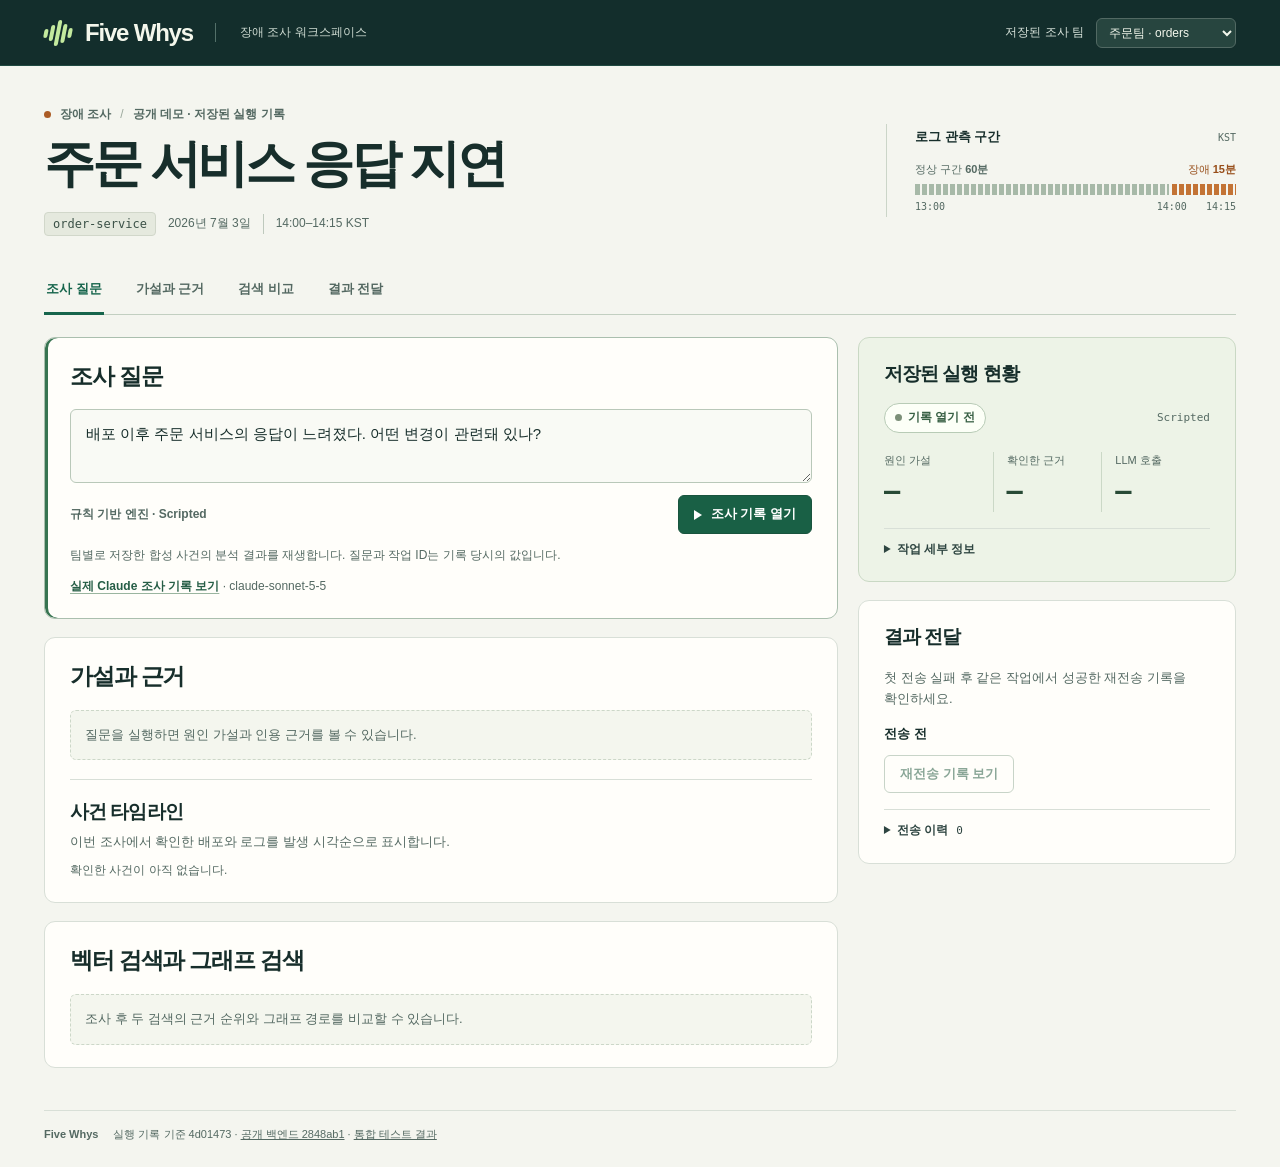
<file: index.html>
<!doctype html>
<html lang="ko">
<head>
  <meta charset="utf-8">
  <meta name="viewport" content="width=device-width,initial-scale=1">
  <meta name="theme-color" content="#132e2c">
  <title>주문 서비스 응답 지연 · Five Whys</title>
  <link rel="stylesheet" href="./assets/style.css">
  <script src="./assets/app.js" defer></script>
</head>
<body>
  <a class="skip" href="#main">본문 바로가기</a>
  <header class="global-bar">
    <div class="global-inner">
      <a class="brand" href="#overview" lang="en" aria-label="Five Whys 조사 개요"><span class="brand-glyph" aria-hidden="true"><i></i><i></i><i></i><i></i><i></i></span> Five Whys</a>
      <span class="workspace-name">장애 조사 워크스페이스</span>
      <div class="session" id="session-controls"><label for="team">저장된 조사 팀</label><select id="team"><option value="orders">주문팀 · orders</option><option value="platform">플랫폼팀 · platform</option></select></div>
    </div>
  </header>
  <main id="main" class="shell">
    <section class="overview" id="overview" aria-labelledby="incident-title">
      <div class="overview-copy">
        <div class="case-label"><span class="case-dot"></span>장애 조사 <span class="slash">/</span> 공개 데모 · 저장된 실행 기록</div>
        <h1 id="incident-title">주문 서비스 응답 지연</h1>
        <p class="case-meta"><span class="service">order-service</span><span>2026년 7월 3일</span><span>14:00–14:15 KST</span></p>
      </div>
      <figure class="window">
        <figcaption>로그 관측 구간 <span>KST</span></figcaption>
        <div class="window-labels"><span>정상 구간 <b>60분</b></span><span>장애 <b>15분</b></span></div>
        <div class="window-track" aria-hidden="true"><span></span><i></i></div>
        <div class="window-times"><span>13:00</span><span>14:00</span><span>14:15</span></div>
      </figure>
    </section>

    <nav class="section-nav" aria-label="조사 탐색">
      <a href="#ask" aria-current="location">조사 질문</a><a href="#findings">가설과 근거</a><a href="#comparison">검색 비교</a><a href="#delivery">결과 전달</a>
    </nav>

    <div class="desk">
      <div class="primary-column">
        <section id="ask" class="panel ask-panel" aria-labelledby="ask-title">
          <header class="panel-head"><h2 id="ask-title">조사 질문</h2></header>
          <form id="ask-form">
            <label class="visually-hidden" for="question">조사 질문</label>
            <textarea readonly id="question" name="question" required maxlength="2000" rows="2">배포 이후 주문 서비스의 응답이 느려졌다. 어떤 변경이 관련돼 있나?</textarea>
            <div class="form-actions">
              <span class="engine-label">규칙 기반 엔진 · Scripted</span>
              <button class="primary" id="run" type="submit" disabled><i class="play-icon" aria-hidden="true"></i><span>조사 기록 열기</span></button>
            </div>
            <p id="mode-note" class="note">팀별로 저장한 합성 사건의 분석 결과를 재생합니다. 질문과 작업 ID는 기록 당시의 값입니다.</p>
            <p class="note"><a class="source-link" href="./claude.html">실제 Claude 조사 기록 보기</a> · claude-sonnet-5-5</p>
          </form>
          <p id="notice" role="status" hidden></p>
          <button id="reconnect" type="button" class="secondary" hidden>다시 불러오기</button>
        </section>

        <section id="findings" class="panel" aria-labelledby="findings-title">
          <header class="panel-head"><h2 id="findings-title">가설과 근거</h2></header>
          <div id="hypotheses"><p class="empty">질문을 실행하면 원인 가설과 인용 근거를 볼 수 있습니다.</p></div>
          <div class="timeline-block"><h3>사건 타임라인</h3><p class="sub">이번 조사에서 확인한 배포와 로그를 발생 시각순으로 표시합니다.</p><div id="timeline"><p class="empty small">확인한 사건이 아직 없습니다.</p></div></div>
        </section>

        <section id="comparison" class="panel" aria-labelledby="comparison-title">
          <header class="panel-head"><h2 id="comparison-title">벡터 검색과 그래프 검색</h2></header>
          <div id="compare-content"><p class="empty">조사 후 두 검색의 근거 순위와 그래프 경로를 비교할 수 있습니다.</p></div>
        </section>
      </div>

      <aside class="side-column">
        <section class="panel status-panel" aria-labelledby="status-title">
          <header class="panel-head side-head"><h2 id="status-title">저장된 실행 현황</h2></header>
          <div class="status-row"><span class="status-chip" id="status" role="status">기록 열기 전</span><span class="engine-tag" id="engine-tag">Scripted</span></div>
          <dl class="metrics"><div><dt>원인 가설</dt><dd id="hyp-count">—</dd></div><div><dt>확인한 근거</dt><dd id="ev-count">—</dd></div><div><dt>LLM 호출</dt><dd id="llm-count">—</dd></div></dl>
          <a class="findings-jump" id="findings-jump" href="#findings" hidden>가설과 근거 보기 ↓</a>
          <details class="technical" id="job-details"><summary>작업 세부 정보</summary><div id="job-info"><p class="sub">실행 후 작업 ID와 처리 상태를 확인할 수 있습니다.</p></div></details>
        </section>

        <section id="delivery" class="panel" aria-labelledby="delivery-title">
          <header class="panel-head side-head"><h2 id="delivery-title">결과 전달</h2></header>
          <p class="sub" id="delivery-help">첫 전송 실패 후 같은 작업에서 성공한 재전송 기록을 확인하세요.</p>
          <div id="callback-status" class="delivery-state" role="status">전송 전</div>
          <button class="secondary" type="button" id="retry" disabled>재전송 기록 보기</button>
          <details class="technical" id="callback-details"><summary>전송 이력 <span id="callback-count">0</span></summary><div id="callback-history"><p class="sub">전송 기록이 아직 없습니다.</p></div></details>
        </section>
      </aside>
    </div>
    <footer><span lang="en">Five Whys</span><span>실행 기록 기준 4d01473 · <a href="https://github.com/sokldjs554/five-whys-agent/tree/2848ab1e29d44421fdc38f1cbe249d8b65776985/src/fivewhys/investigation">공개 백엔드 2848ab1</a> · <a href="https://github.com/sokldjs554/five-whys-agent/blob/2848ab1e29d44421fdc38f1cbe249d8b65776985/docs/verification/RESULTS.md">통합 테스트 결과</a></span></footer>
  </main>

  <dialog id="source-dialog" aria-labelledby="source-heading">
    <header class="source-top"><span>근거 원문</span><button class="close" id="source-close" aria-label="원문 닫기">×</button></header>
    <h2 id="source-heading">근거 원문</h2>
    <div id="source-content" aria-live="polite"></div>
  </dialog>
</body>
</html>
</file>
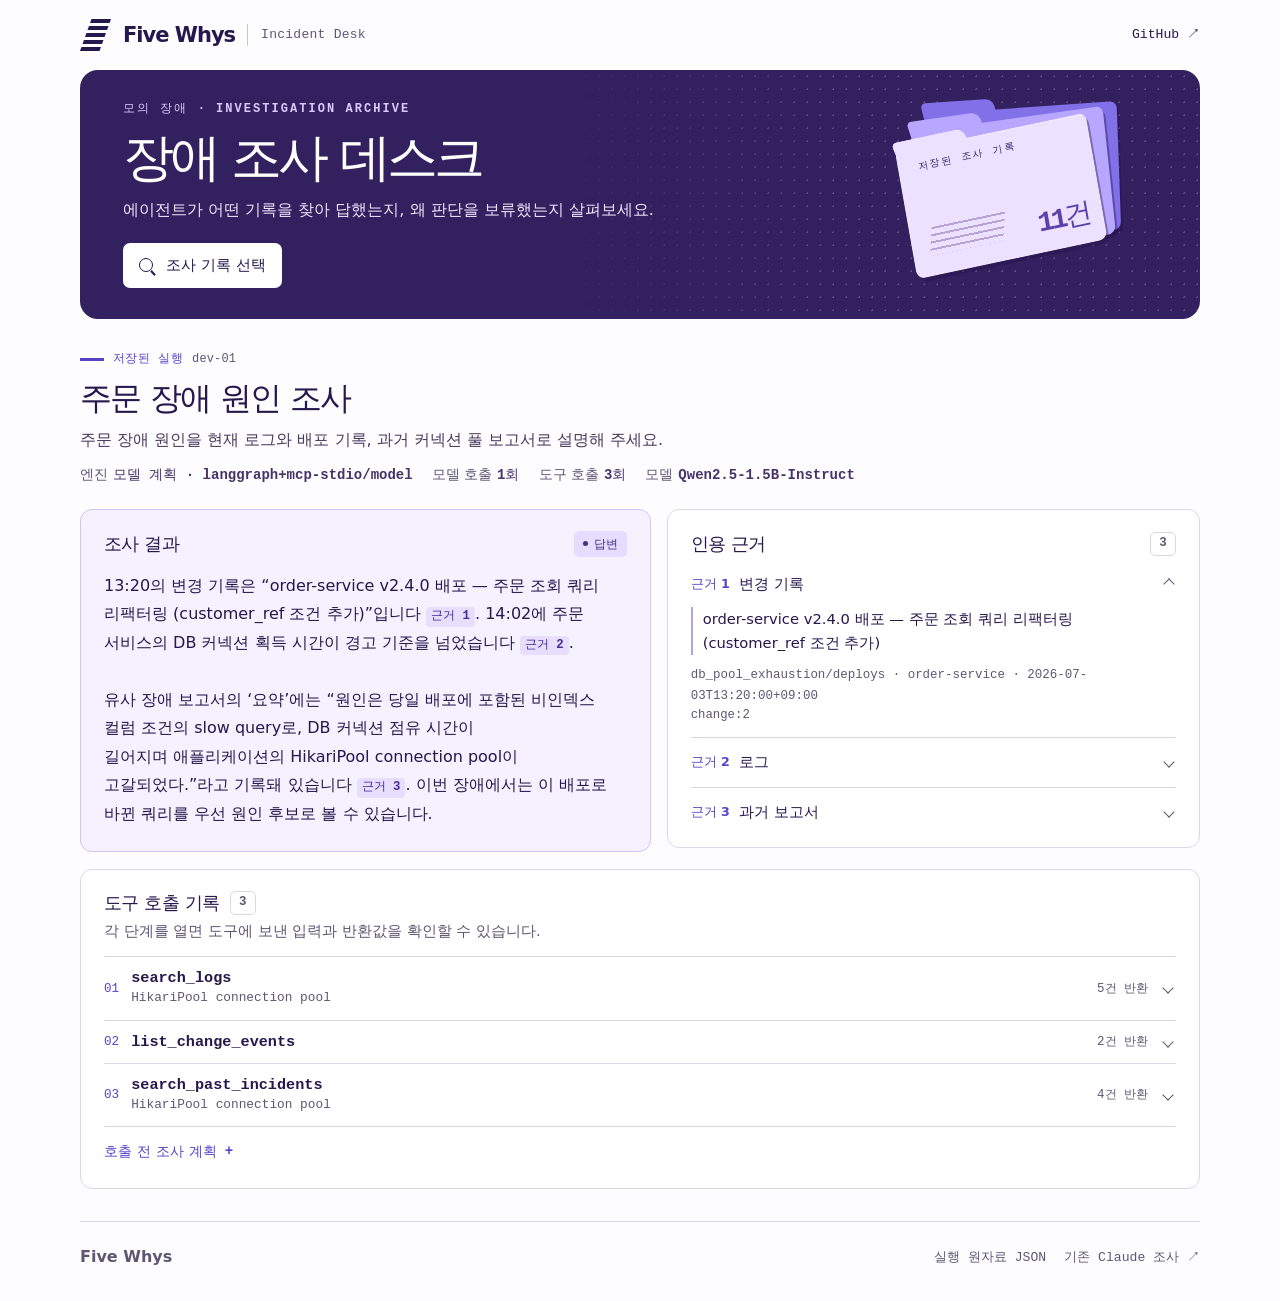
<file: desk-demo/index.html>
<!doctype html>
<html lang="ko">
  <head>
    <meta charset="utf-8" />
    <meta name="viewport" content="width=device-width,initial-scale=1" />
    <meta name="theme-color" content="#24184d" />
    <meta
      name="description"
      content="질문부터 도구 호출과 인용 원문까지, 장애 조사 에이전트의 실행 기록을 살펴보세요."
    />
    <title>장애 조사 데스크 · Five Whys</title>
    <link rel="stylesheet" href="./style.css" />
    <script src="./app.js" defer></script>
  </head>
  <body>
    <a class="skip" href="#report">조사 결과로 이동</a>
    <header class="masthead wrap">
      <div class="brand">
        <i class="logomark" aria-hidden="true"></i><span>Five Whys</span
        ><span class="brand-extra">Incident Desk</span>
      </div>
      <a
        class="source-link"
        href="https://github.com/sokldjs554/five-whys-agent"
        >GitHub<span aria-hidden="true"> ↗</span></a
      >
    </header>
    <main class="wrap">
      <section class="cover" aria-labelledby="title">
        <div class="intro">
          <div class="eyebrow">모의 장애 · INVESTIGATION ARCHIVE</div>
          <h1 id="title">장애 조사 데스크</h1>
          <p>
            에이전트가 어떤 기록을 찾아 답했는지,<br class="mobile-break" />
            왜 판단을 보류했는지 살펴보세요.
          </p>
          <button type="button" id="open-library" class="primary" disabled>
            <span class="icon search" aria-hidden="true"></span>조사 기록 선택
          </button>
        </div>
        <div class="folio" aria-hidden="true">
          <div class="sheet back"></div>
          <div class="sheet middle"></div>
          <div class="sheet front">
            <span class="paper-tab"></span
            ><span class="paper-caption">저장된 조사 기록</span
            ><span class="paper-rules"></span><span class="paper-index"></span>
          </div>
        </div>
      </section>
      <section id="live" class="live-box" hidden>
        <details>
          <summary>새 질문 조사하기 <small>로컬 API</small></summary>
          <form id="live-form">
            <label for="question">조사 질문</label>
            <textarea
              id="question"
              required
              minlength="2"
              maxlength="700"
              rows="2"
              placeholder="확인하려는 사건과 질문을 입력하세요"
            ></textarea>
            <div class="controls">
              <label for="engine">실행 엔진</label
              ><select id="engine">
                <option value="rules">규칙 기반</option>
                <option value="local">로컬 모델</option></select
              ><button class="primary" type="submit">조사 시작</button>
            </div>
          </form>
          <p id="live-status" role="status"></p>
        </details>
      </section>
      <div id="loading" class="notice" role="status">
        조사 기록을 불러오는 중입니다.
      </div>
      <section id="report" tabindex="-1" hidden aria-labelledby="report-title">
        <div class="report-head">
          <div class="record-kicker">
            <span class="little-line"></span><span id="record-mode"></span
            ><span id="record-id" class="record-id"></span>
          </div>
          <h2 id="report-title"></h2>
          <p id="original-question"></p>
          <div id="metadata" class="metadata"></div>
        </div>
        <div class="result-grid">
          <article class="answer page">
            <div class="section-title">
              <h3>조사 결과</h3>
              <span id="verdict" class="badge"></span>
            </div>
            <div id="answer"></div>
            <p id="evaluation-note" class="evaluation-note" hidden></p>
          </article>
          <article class="evidence page">
            <div class="section-title">
              <h3>인용 근거</h3>
              <span class="count" id="citation-count"></span>
            </div>
            <div id="citations"></div>
          </article>
        </div>
        <section class="trace" aria-labelledby="trace-title">
          <div class="section-title">
            <h3 id="trace-title">도구 호출 기록</h3>
            <span class="count" id="step-count"></span>
          </div>
          <p class="hint">
            각 단계를 열면 도구에 보낸 입력과 반환값을 확인할 수 있습니다.
          </p>
          <ol id="trace-list"></ol>
          <details id="plan" class="plan" hidden>
            <summary>호출 전 조사 계획</summary>
            <div id="plan-metadata" class="metadata"></div>
            <pre
              id="plan-input"
              tabindex="0"
              aria-label="실행할 도구와 인자"
            ></pre>
            <details id="original-plan" hidden>
              <summary>문서별 검색으로 나누기 전 계획</summary>
              <pre id="original-plan-input" tabindex="0" aria-label="원래 도구 계획"></pre>
            </details>
          </details>
        </section>
      </section>
      <noscript
        ><p>
          실행 기록을 보려면 자바스크립트를 켜거나
          <a href="./runs.json">실행 원자료</a>를 여세요.
        </p></noscript
      >
    </main>
    <footer class="wrap">
      <span>Five Whys</span>
      <div>
        <a href="./runs.json">실행 원자료 JSON</a
        ><a href="https://sokldjs554.github.io/five-whys-agent/claude.html"
          >기존 Claude 조사 ↗</a
        >
      </div>
    </footer>
    <dialog id="library" aria-labelledby="library-title">
      <div class="modal-head">
        <h2 id="library-title">조사 기록 선택</h2>
        <button
          type="button"
          id="close-library"
          class="close"
          aria-label="기록 선택 닫기"
        >
          ×
        </button>
      </div>
      <div class="modal-controls">
        <label class="field-label" for="query">기록 검색</label>
        <div class="search-wrap">
          <span class="icon search" aria-hidden="true"></span
          ><input
            type="search"
            id="query"
            placeholder="질문, 기록 ID 또는 도구명"
            autocomplete="off"
          />
        </div>
        <div id="filters" aria-label="조사 상태 필터" role="group">
          <button data-filter="all" aria-pressed="true">전체</button
          ><button data-filter="answered" aria-pressed="false">답변</button
          ><button data-filter="withheld" aria-pressed="false">
            판단 보류
          </button>
        </div>
      </div>
      <div class="library-scroll">
        <p id="matches" aria-live="polite"></p>
        <div id="choices"></div>
      </div>
    </dialog>
    <div id="announcement" role="status" class="sr"></div>
  </body>
</html>
</file>
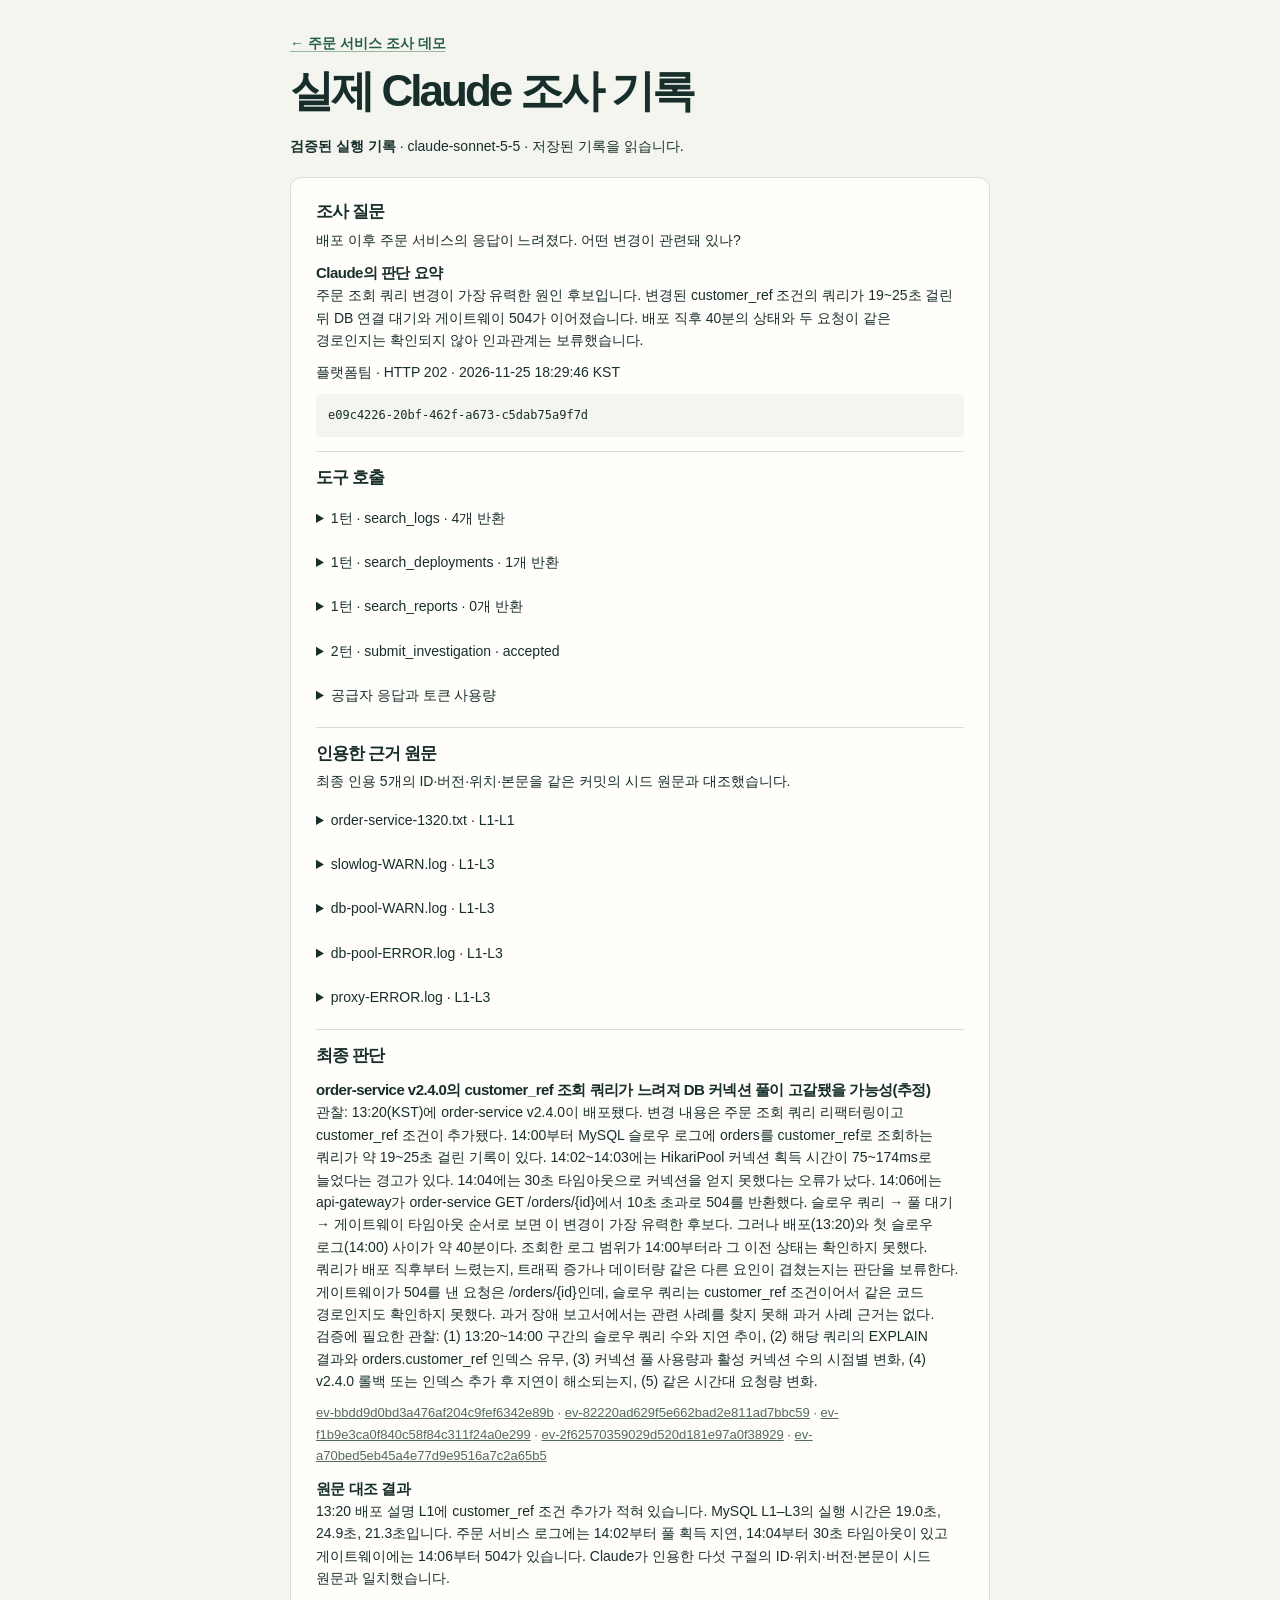
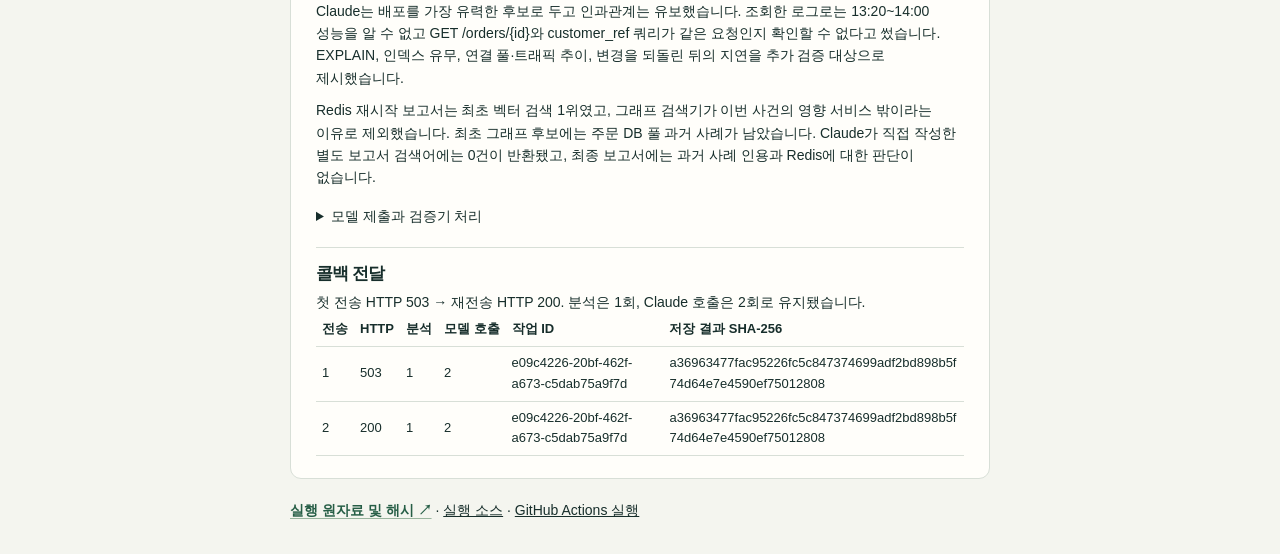
<file: claude.html>
<!doctype html>
<html lang="ko">
<head>
  <meta charset="utf-8">
  <meta name="viewport" content="width=device-width,initial-scale=1">
  <meta name="theme-color" content="#132e2c">
  <title>실제 Claude 조사 기록 · Five Whys</title>
  <link rel="stylesheet" href="./assets/style.css">
  <style>
    .record {width: min(100% - 32px, 700px); margin: 32px auto}
    .record h1 {font-size: clamp(30px, 5vw, 44px)}
    .record .panel {margin: 20px 0}
    .record h2 {font-size: 17px; margin-bottom: 4px}
    .record section + section {margin-top: 14px; padding-top: 14px; border-top: 1px solid var(--line)}
    .record {overflow-wrap:anywhere}
    .record details,.record h3,.record p+p {margin-top:10px}
    .record summary {cursor:pointer; padding:6px 0}
    .record h3 {font-size:15px}
    .table-scroll {overflow:auto}
    table {border-collapse:collapse; font-size:13px; min-width:36em}
    td,th {text-align:left; padding:6px; border-bottom:1px solid var(--line)}
    th {white-space:nowrap}
    details:target {outline:2px solid var(--line)}
  </style>
</head>
<body>
  <main class="record">
    <a class="source-link" href="./index.html#ask">← 주문 서비스 조사 데모</a>
    <h1>실제 Claude 조사 기록</h1>
    <p><strong>검증된 실행 기록</strong> · claude-sonnet-5-5 · 저장된 기록을 읽습니다.</p>
    <div class="panel"><section><h2>조사 질문</h2><p>배포 이후 주문 서비스의 응답이 느려졌다. 어떤 변경이 관련돼 있나?</p><h3>Claude의 판단 요약</h3><p>주문 조회 쿼리 변경이 가장 유력한 원인 후보입니다. 변경된 customer_ref 조건의 쿼리가 19~25초 걸린 뒤 DB 연결 대기와 게이트웨이 504가 이어졌습니다. 배포 직후 40분의 상태와 두 요청이 같은 경로인지는 확인되지 않아 인과관계는 보류했습니다.</p><p>플랫폼팀 · HTTP 202 · 2026-11-25 18:29:46 KST</p><pre>e09c4226-20bf-462f-a673-c5dab75a9f7d</pre></section><section><h2>도구 호출</h2><details><summary>1턴 · search_logs · 4개 반환</summary><p>주문 서비스 응답 지연 느린 쿼리 latency</p><p>ev-a70bed5eb45a4e77d9e9516a7c2a65b5 · scenario/db_pool_exhaustion/seed-42/logs/api-gateway/proxy-ERROR.log L1-L3 · sha256:e2a050a2aeb2278a9f238832490d439284de986a9303f33e45c174f522045a29</p><pre>2026-07-03T14:06:12.485571+09:00 ERROR [proxy] Upstream timeout: order-service GET /orders/ord-59747 exceeded 10000ms, responding 504
2026-07-03T14:06:17.745199+09:00 ERROR [proxy] Upstream timeout: order-service GET /orders/ord-84870 exceeded 10000ms, responding 504
2026-07-03T14:06:29.284111+09:00 ERROR [proxy] Upstream timeout: order-service GET /orders/ord-12472 exceeded 10000ms, responding 504</pre><p>ev-f1b9e3ca0f840c58f84c311f24a0e299 · scenario/db_pool_exhaustion/seed-42/logs/order-service/db-pool-WARN.log L1-L3 · sha256:5418c8edb9adfe8ee1a38c44d5695e78017d703474bbe41f523af10fa761956f</p><pre>2026-07-03T14:02:16.779946+09:00 WARN [db-pool] HikariPool-1 - Connection acquisition time 75ms exceeds warning threshold
2026-07-03T14:03:20.722011+09:00 WARN [db-pool] HikariPool-1 - Connection acquisition time 174ms exceeds warning threshold
2026-07-03T14:03:26.958443+09:00 WARN [db-pool] HikariPool-1 - Connection acquisition time 148ms exceeds warning threshold</pre><p>ev-82220ad629f5e662bad2e811ad7bbc59 · scenario/db_pool_exhaustion/seed-42/logs/mysql/slowlog-WARN.log L1-L3 · sha256:b42764e2ba311afdbfc51cc0ecd3cb1e83339b69bde4b4112d7198f63a58cab2</p><pre>2026-07-03T14:00:07.522146+09:00 WARN [slowlog] Slow query: SELECT * FROM orders WHERE customer_ref = &#x27;cus-1963&#x27; (execution time 19.0s)
2026-07-03T14:00:09.498648+09:00 WARN [slowlog] Slow query: SELECT * FROM orders WHERE customer_ref = &#x27;cus-2920&#x27; (execution time 24.9s)
2026-07-03T14:00:33.864415+09:00 WARN [slowlog] Slow query: SELECT * FROM orders WHERE customer_ref = &#x27;cus-8349&#x27; (execution time 21.3s)</pre><p>ev-2f62570359029d520d181e97a0f38929 · scenario/db_pool_exhaustion/seed-42/logs/order-service/db-pool-ERROR.log L1-L3 · sha256:baf9e2560c9a0ff804248d24c3d2588fbdc28dc0405c640ffcde964ce573f2e7</p><pre>2026-07-03T14:04:04.520069+09:00 ERROR [db-pool] HikariPool-1 - Connection is not available, request timed out after 30000ms
2026-07-03T14:04:09.375989+09:00 ERROR [db-pool] HikariPool-1 - Connection is not available, request timed out after 30000ms
2026-07-03T14:04:14.316118+09:00 ERROR [db-pool] HikariPool-1 - Connection is not available, request timed out after 30000ms</pre></details><details><summary>1턴 · search_deployments · 1개 반환</summary><p>주문 서비스 최근 배포 변경</p><p>ev-bbdd9d0bd3a476af204c9fef6342e89b · scenario/db_pool_exhaustion/seed-42/changes/order-service-1320.txt L1-L1 · sha256:ffc9b80633252c633ad94db39a70f188109bd7ee638318beb906bd6d31d73c63</p><pre>2026-07-03T13:20:00+09:00 deploy order-service v2.4.0 배포 — 주문 조회 쿼리 리팩터링 (customer_ref 조건 추가)</pre></details><details><summary>1턴 · search_reports · 0개 반환</summary><p>주문 서비스 배포 이후 응답 지연 원인 재발 방지</p></details><details><summary>2턴 · submit_investigation · accepted</summary><p>accepted</p></details><details><summary>공급자 응답과 토큰 사용량</summary><pre>{
  &quot;input_tokens&quot;: 6971,
  &quot;output_tokens&quot;: 1372,
  &quot;cache_read_input_tokens&quot;: 0,
  &quot;cache_creation_input_tokens&quot;: 0
}</pre><pre>[
  {
    &quot;turn&quot;: 1,
    &quot;model&quot;: &quot;claude-sonnet-5-5&quot;,
    &quot;usage&quot;: {
      &quot;input_tokens&quot;: 1539,
      &quot;output_tokens&quot;: 201,
      &quot;cache_read_input_tokens&quot;: 0,
      &quot;cache_creation_input_tokens&quot;: 0
    },
    &quot;status&quot;: &quot;returned&quot;,
    &quot;attempt&quot;: 1,
    &quot;message_id&quot;: &quot;msg_011ChPQppXdXd3xoVjR7sa6z&quot;,
    &quot;request_id&quot;: &quot;req_011ChPQpp8KUhrtVQ3URHD9F&quot;,
    &quot;started_at&quot;: &quot;2026-11-25T09:29:50.383937+00:00&quot;,
    &quot;finished_at&quot;: &quot;2026-11-25T09:29:52.518175+00:00&quot;,
    &quot;stop_reason&quot;: &quot;tool_use&quot;,
    &quot;provider_endpoint&quot;: &quot;api.anthropic.com&quot;
  },
  {
    &quot;turn&quot;: 2,
    &quot;model&quot;: &quot;claude-sonnet-5-5&quot;,
    &quot;usage&quot;: {
      &quot;input_tokens&quot;: 5432,
      &quot;output_tokens&quot;: 1171,
      &quot;cache_read_input_tokens&quot;: 0,
      &quot;cache_creation_input_tokens&quot;: 0
    },
    &quot;status&quot;: &quot;returned&quot;,
    &quot;attempt&quot;: 1,
    &quot;message_id&quot;: &quot;msg_011ChPQq36fnKiUrzAkzzzco&quot;,
    &quot;request_id&quot;: &quot;req_011ChPQq2yyY9Lzd3qPGZNaz&quot;,
    &quot;started_at&quot;: &quot;2026-11-25T09:29:53.424894+00:00&quot;,
    &quot;finished_at&quot;: &quot;2026-11-25T09:30:02.708367+00:00&quot;,
    &quot;stop_reason&quot;: &quot;tool_use&quot;,
    &quot;provider_endpoint&quot;: &quot;api.anthropic.com&quot;
  }
]</pre></details></section><section><h2>인용한 근거 원문</h2><p>최종 인용 5개의 ID·버전·위치·본문을 같은 커밋의 시드 원문과 대조했습니다.</p><details id="src-ev-bbdd9d0bd3a476af204c9fef6342e89b"><summary>order-service-1320.txt · L1-L1</summary><p>ev-bbdd9d0bd3a476af204c9fef6342e89b · scenario/db_pool_exhaustion/seed-42/changes/order-service-1320.txt · sha256:ffc9b80633252c633ad94db39a70f188109bd7ee638318beb906bd6d31d73c63</p><pre>2026-07-03T13:20:00+09:00 deploy order-service v2.4.0 배포 — 주문 조회 쿼리 리팩터링 (customer_ref 조건 추가)</pre></details><details id="src-ev-82220ad629f5e662bad2e811ad7bbc59"><summary>slowlog-WARN.log · L1-L3</summary><p>ev-82220ad629f5e662bad2e811ad7bbc59 · scenario/db_pool_exhaustion/seed-42/logs/mysql/slowlog-WARN.log · sha256:b42764e2ba311afdbfc51cc0ecd3cb1e83339b69bde4b4112d7198f63a58cab2</p><pre>2026-07-03T14:00:07.522146+09:00 WARN [slowlog] Slow query: SELECT * FROM orders WHERE customer_ref = &#x27;cus-1963&#x27; (execution time 19.0s)
2026-07-03T14:00:09.498648+09:00 WARN [slowlog] Slow query: SELECT * FROM orders WHERE customer_ref = &#x27;cus-2920&#x27; (execution time 24.9s)
2026-07-03T14:00:33.864415+09:00 WARN [slowlog] Slow query: SELECT * FROM orders WHERE customer_ref = &#x27;cus-8349&#x27; (execution time 21.3s)</pre></details><details id="src-ev-f1b9e3ca0f840c58f84c311f24a0e299"><summary>db-pool-WARN.log · L1-L3</summary><p>ev-f1b9e3ca0f840c58f84c311f24a0e299 · scenario/db_pool_exhaustion/seed-42/logs/order-service/db-pool-WARN.log · sha256:5418c8edb9adfe8ee1a38c44d5695e78017d703474bbe41f523af10fa761956f</p><pre>2026-07-03T14:02:16.779946+09:00 WARN [db-pool] HikariPool-1 - Connection acquisition time 75ms exceeds warning threshold
2026-07-03T14:03:20.722011+09:00 WARN [db-pool] HikariPool-1 - Connection acquisition time 174ms exceeds warning threshold
2026-07-03T14:03:26.958443+09:00 WARN [db-pool] HikariPool-1 - Connection acquisition time 148ms exceeds warning threshold</pre></details><details id="src-ev-2f62570359029d520d181e97a0f38929"><summary>db-pool-ERROR.log · L1-L3</summary><p>ev-2f62570359029d520d181e97a0f38929 · scenario/db_pool_exhaustion/seed-42/logs/order-service/db-pool-ERROR.log · sha256:baf9e2560c9a0ff804248d24c3d2588fbdc28dc0405c640ffcde964ce573f2e7</p><pre>2026-07-03T14:04:04.520069+09:00 ERROR [db-pool] HikariPool-1 - Connection is not available, request timed out after 30000ms
2026-07-03T14:04:09.375989+09:00 ERROR [db-pool] HikariPool-1 - Connection is not available, request timed out after 30000ms
2026-07-03T14:04:14.316118+09:00 ERROR [db-pool] HikariPool-1 - Connection is not available, request timed out after 30000ms</pre></details><details id="src-ev-a70bed5eb45a4e77d9e9516a7c2a65b5"><summary>proxy-ERROR.log · L1-L3</summary><p>ev-a70bed5eb45a4e77d9e9516a7c2a65b5 · scenario/db_pool_exhaustion/seed-42/logs/api-gateway/proxy-ERROR.log · sha256:e2a050a2aeb2278a9f238832490d439284de986a9303f33e45c174f522045a29</p><pre>2026-07-03T14:06:12.485571+09:00 ERROR [proxy] Upstream timeout: order-service GET /orders/ord-59747 exceeded 10000ms, responding 504
2026-07-03T14:06:17.745199+09:00 ERROR [proxy] Upstream timeout: order-service GET /orders/ord-84870 exceeded 10000ms, responding 504
2026-07-03T14:06:29.284111+09:00 ERROR [proxy] Upstream timeout: order-service GET /orders/ord-12472 exceeded 10000ms, responding 504</pre></details></section><section><h2>최종 판단</h2><h3>order-service v2.4.0의 customer_ref 조회 쿼리가 느려져 DB 커넥션 풀이 고갈됐을 가능성(추정)</h3><p>관찰: 13:20(KST)에 order-service v2.4.0이 배포됐다. 변경 내용은 주문 조회 쿼리 리팩터링이고 customer_ref 조건이 추가됐다. 14:00부터 MySQL 슬로우 로그에 orders를 customer_ref로 조회하는 쿼리가 약 19~25초 걸린 기록이 있다. 14:02~14:03에는 HikariPool 커넥션 획득 시간이 75~174ms로 늘었다는 경고가 있다. 14:04에는 30초 타임아웃으로 커넥션을 얻지 못했다는 오류가 났다. 14:06에는 api-gateway가 order-service GET /orders/{id}에서 10초 초과로 504를 반환했다. 슬로우 쿼리 → 풀 대기 → 게이트웨이 타임아웃 순서로 보면 이 변경이 가장 유력한 후보다. 그러나 배포(13:20)와 첫 슬로우 로그(14:00) 사이가 약 40분이다. 조회한 로그 범위가 14:00부터라 그 이전 상태는 확인하지 못했다. 쿼리가 배포 직후부터 느렸는지, 트래픽 증가나 데이터량 같은 다른 요인이 겹쳤는지는 판단을 보류한다. 게이트웨이가 504를 낸 요청은 /orders/{id}인데, 슬로우 쿼리는 customer_ref 조건이어서 같은 코드 경로인지도 확인하지 못했다. 과거 장애 보고서에서는 관련 사례를 찾지 못해 과거 사례 근거는 없다. 검증에 필요한 관찰: (1) 13:20~14:00 구간의 슬로우 쿼리 수와 지연 추이, (2) 해당 쿼리의 EXPLAIN 결과와 orders.customer_ref 인덱스 유무, (3) 커넥션 풀 사용량과 활성 커넥션 수의 시점별 변화, (4) v2.4.0 롤백 또는 인덱스 추가 후 지연이 해소되는지, (5) 같은 시간대 요청량 변화.</p><p class="sub"><a href="#src-ev-bbdd9d0bd3a476af204c9fef6342e89b">ev-bbdd9d0bd3a476af204c9fef6342e89b</a> · <a href="#src-ev-82220ad629f5e662bad2e811ad7bbc59">ev-82220ad629f5e662bad2e811ad7bbc59</a> · <a href="#src-ev-f1b9e3ca0f840c58f84c311f24a0e299">ev-f1b9e3ca0f840c58f84c311f24a0e299</a> · <a href="#src-ev-2f62570359029d520d181e97a0f38929">ev-2f62570359029d520d181e97a0f38929</a> · <a href="#src-ev-a70bed5eb45a4e77d9e9516a7c2a65b5">ev-a70bed5eb45a4e77d9e9516a7c2a65b5</a></p><h3>원문 대조 결과</h3><p>13:20 배포 설명 L1에 customer_ref 조건 추가가 적혀 있습니다. MySQL L1–L3의 실행 시간은 19.0초, 24.9초, 21.3초입니다. 주문 서비스 로그에는 14:02부터 풀 획득 지연, 14:04부터 30초 타임아웃이 있고 게이트웨이에는 14:06부터 504가 있습니다. Claude가 인용한 다섯 구절의 ID·위치·버전·본문이 시드 원문과 일치했습니다.</p><p>Claude는 배포를 가장 유력한 후보로 두고 인과관계는 유보했습니다. 조회한 로그로는 13:20~14:00 성능을 알 수 없고 GET /orders/{id}와 customer_ref 쿼리가 같은 요청인지 확인할 수 없다고 썼습니다. EXPLAIN, 인덱스 유무, 연결 풀·트래픽 추이, 변경을 되돌린 뒤의 지연을 추가 검증 대상으로 제시했습니다.</p><p>Redis 재시작 보고서는 최초 벡터 검색 1위였고, 그래프 검색기가 이번 사건의 영향 서비스 밖이라는 이유로 제외했습니다. 최초 그래프 후보에는 주문 DB 풀 과거 사례가 남았습니다. Claude가 직접 작성한 별도 보고서 검색어에는 0건이 반환됐고, 최종 보고서에는 과거 사례 인용과 Redis에 대한 판단이 없습니다.</p><details><summary>모델 제출과 검증기 처리</summary><pre>[
  {
    &quot;turn&quot;: 2,
    &quot;index&quot;: 0,
    &quot;status&quot;: &quot;accepted&quot;,
    &quot;hypotheses&quot;: [
      {
        &quot;title&quot;: &quot;order-service v2.4.0의 customer_ref 조회 쿼리가 느려져 DB 커넥션 풀이 고갈됐을 가능성(추정)&quot;,
        &quot;description&quot;: &quot;관찰: 13:20(KST)에 order-service v2.4.0이 배포됐다. 변경 내용은 주문 조회 쿼리 리팩터링이고 customer_ref 조건이 추가됐다. 14:00부터 MySQL 슬로우 로그에 orders를 customer_ref로 조회하는 쿼리가 약 19~25초 걸린 기록이 있다. 14:02~14:03에는 HikariPool 커넥션 획득 시간이 75~174ms로 늘었다는 경고가 있다. 14:04에는 30초 타임아웃으로 커넥션을 얻지 못했다는 오류가 났다. 14:06에는 api-gateway가 order-service GET /orders/{id}에서 10초 초과로 504를 반환했다. 슬로우 쿼리 → 풀 대기 → 게이트웨이 타임아웃 순서로 보면 이 변경이 가장 유력한 후보다. 그러나 배포(13:20)와 첫 슬로우 로그(14:00) 사이가 약 40분이다. 조회한 로그 범위가 14:00부터라 그 이전 상태는 확인하지 못했다. 쿼리가 배포 직후부터 느렸는지, 트래픽 증가나 데이터량 같은 다른 요인이 겹쳤는지는 판단을 보류한다. 게이트웨이가 504를 낸 요청은 /orders/{id}인데, 슬로우 쿼리는 customer_ref 조건이어서 같은 코드 경로인지도 확인하지 못했다. 과거 장애 보고서에서는 관련 사례를 찾지 못해 과거 사례 근거는 없다. 검증에 필요한 관찰: (1) 13:20~14:00 구간의 슬로우 쿼리 수와 지연 추이, (2) 해당 쿼리의 EXPLAIN 결과와 orders.customer_ref 인덱스 유무, (3) 커넥션 풀 사용량과 활성 커넥션 수의 시점별 변화, (4) v2.4.0 롤백 또는 인덱스 추가 후 지연이 해소되는지, (5) 같은 시간대 요청량 변화.&quot;,
        &quot;evidence_ids&quot;: [
          &quot;ev-bbdd9d0bd3a476af204c9fef6342e89b&quot;,
          &quot;ev-82220ad629f5e662bad2e811ad7bbc59&quot;,
          &quot;ev-f1b9e3ca0f840c58f84c311f24a0e299&quot;,
          &quot;ev-2f62570359029d520d181e97a0f38929&quot;,
          &quot;ev-a70bed5eb45a4e77d9e9516a7c2a65b5&quot;
        ]
      }
    ]
  }
]</pre></details></section><section><h2>콜백 전달</h2><p>첫 전송 HTTP 503 → 재전송 HTTP 200. 분석은 1회, Claude 호출은 2회로 유지됐습니다.</p><div class="table-scroll" tabindex="0" aria-label="콜백 전후 기록"><table><thead><tr><th>전송</th><th>HTTP</th><th>분석</th><th>모델 호출</th><th>작업 ID</th><th>저장 결과 SHA-256</th></tr></thead><tbody><tr><td>1</td><td>503</td><td>1</td><td>2</td><td>e09c4226-20bf-462f-a673-c5dab75a9f7d</td><td>a36963477fac95226fc5c847374699adf2bd898b5f74d64e7e4590ef75012808</td></tr><tr><td>2</td><td>200</td><td>1</td><td>2</td><td>e09c4226-20bf-462f-a673-c5dab75a9f7d</td><td>a36963477fac95226fc5c847374699adf2bd898b5f74d64e7e4590ef75012808</td></tr></tbody></table></div></section></div>
    <p><a class="source-link" href="https://github.com/sokldjs554/five-whys-agent/tree/7db48acd6a6a2b6e1bb4e34f0c5730a523e456ec/docs/verification/claude/runs/e09c4226-20bf-462f-a673-c5dab75a9f7d">실행 원자료 및 해시 ↗</a> · <a href="https://github.com/sokldjs554/five-whys-agent/tree/b265ee8ee87a0d37720e64bc9451a3dd5aa01d75">실행 소스</a> · <a href="https://github.com/sokldjs554/five-whys-agent/actions/runs/45585656133">GitHub Actions 실행</a></p>
  </main>
  <script>
    function openCitation(hash) {
      const source = document.getElementById(hash.slice(1));
      if (source instanceof HTMLDetailsElement) source.open = true;
    }
    document.addEventListener('click', event => {
      const link = event.target.closest('a[href^="#src-"]');
      if (link) openCitation(link.hash);
    });
    openCitation(location.hash);
    window.addEventListener('hashchange', () => openCitation(location.hash));
  </script>
</body>
</html>
</file>
<file: assets/style.css>
:root {
  color-scheme: light;
  --ink: #172e2b;
  --text: #2e4541;
  --muted: #546962;
  --line: #d8dfd7;
  --paper: #fffefa;
  --green: #16654c;
  --mint: #d8efda;
  --ground: #f4f5ef;
  --mono: "IBM Plex Mono", "DejaVu Sans Mono", monospace;
  font-family: Inter, "Noto Sans CJK KR", "Apple SD Gothic Neo", "Malgun Gothic", sans-serif;
  color: var(--ink);
  background: var(--ground);
  word-break: keep-all;
  overflow-wrap: anywhere;
}
* {box-sizing: border-box}
body, h1, h2, h3, h4, figure, dl, dd, ol, ul, p {margin: 0}
body {min-width: 280px; font-size: 14px; line-height: 1.6}
button, select, textarea {font: inherit; color: inherit}
button, summary, select {cursor: pointer}
a {color: inherit}
:focus-visible {outline: 3px solid #377dd4; outline-offset: 3px}
[hidden] {display: none !important}
.visually-hidden, .skip:not(:focus) {position: absolute; overflow: hidden; width: 1px; height: 1px; clip-path: inset(50%)}
.skip:focus {position: fixed; top: 8px; left: 12px; z-index: 10; padding: 8px 12px; background: white}
.global-bar {color: #f0f4e9; background: #132e2c; border-bottom: 1px solid #204a42}
.global-inner, .shell {width: min(calc(100% - 88px), 1260px); margin: 0 auto}
.global-inner {height: 65px; display: flex; align-items: center; gap: 22px}
.brand {display: inline-flex; align-items: center; gap: 12px; color: #f4f7ec; font: 700 24px/1 Inter, Arial, sans-serif; letter-spacing: -1.2px; text-decoration: none; white-space: nowrap}
.brand-glyph {display: flex; align-items: center; gap: 2px; width: 29px; height: 28px; transform: skew(-11deg)}
.brand-glyph i {width: 4px; border-radius: 2px; background: #c3ea9e}
.brand-glyph i:nth-child(1) {height: 9px}.brand-glyph i:nth-child(2) {height: 16px}.brand-glyph i:nth-child(3) {height: 26px}.brand-glyph i:nth-child(4) {height: 19px}.brand-glyph i:nth-child(5) {height: 10px}
.workspace-name {padding-left: 24px; border-left: 1px solid #537069; font-size: 12px; color: #cedbd2}
.session {display: flex; gap: 12px; align-items: center; margin-left: auto; color: #d8e3db; font-size: 12px}
.session select {background: #27453f; border: 1px solid #526963; color: #f3f7ec; padding: 6px 8px; border-radius: 6px; font-size: 12px}
.overview {display: flex; align-items: center; justify-content: space-between; gap: 40px; padding: 39px 0 34px}
.case-label {font-weight: 700; line-height: 1.5}
.case-label {display: flex; align-items: center; gap: 9px; font-size: 12px; color: var(--muted)}
.case-dot {width: 7px; height: 7px; border-radius: 50%; background: #ab5c25}
.slash {color: #9aa79b; font-weight: 400}
h1 {font-size: clamp(32px, 4vw, 54px); letter-spacing: -.067em; line-height: 1.23; margin: 10px 0 16px; font-weight: 750}
.case-meta {display: flex; gap: 12px; align-items: center; flex-wrap: wrap; color: var(--muted); font-size: 12px; font-variant-numeric: tabular-nums}
.case-meta span + span + span {padding-left: 12px; border-left: 1px solid #bec9bd}
.service {font: 12px/1.5 var(--mono); padding: 2px 8px; background: #e5e9de; border: 1px solid #d1d7ca; color: #3b5147; border-radius: 4px}
.window {width: min(34%, 350px); min-width: 260px; border-left: 1px solid #cbd5c8; padding: 3px 0 3px 28px}
.window figcaption {font-size: 13px; font-weight: 700; display: flex; align-items: center; justify-content: space-between}
.window figcaption span, .window-times {font: 10px/1.4 var(--mono); color: var(--muted)}
.window-labels {margin: 13px 0 5px; display: flex; justify-content: space-between; gap: 8px; font-size: 11px; color: var(--muted)}
.window-labels b {font-weight: 600}
.window-labels span:last-child {color: #974d19}
.window-track {height: 11px; display: grid; grid-template-columns: 4fr 1fr; gap: 3px}
.window-track span {background: repeating-linear-gradient(90deg,#a7b9a8 0 5px,transparent 5px 7px)}
.window-track i {background: repeating-linear-gradient(90deg,#c37335 0 5px,transparent 5px 7px)}
.window-times {position: relative; display: flex; justify-content: space-between; margin-top: 5px}
.window-times span:nth-child(2) {position: absolute; left: 80%; transform: translateX(-50%)}
.section-nav {display: flex; gap: 30px; border-bottom: 1px solid #c2cfc1}
.section-nav a {padding: 9px 2px 12px; color: var(--muted); text-decoration: none; font-size: 13px; font-weight: 650; border-bottom: 3px solid transparent; margin-bottom: -1px}
.section-nav a:hover {color: var(--green)}
.section-nav a[aria-current] {color: var(--green); border-color: var(--green)}
.desk {display: grid; grid-template-columns: minmax(0,2.1fr) minmax(280px,1fr); gap: 20px; align-items: start; padding: 22px 0 42px}
.primary-column, .side-column {display: grid; align-content: start; gap: 18px; min-width: 0}
.panel {background: var(--paper); border: 1px solid var(--line); border-radius: 11px; padding: 22px 25px; min-width: 0; scroll-margin-top: 16px}
.ask-panel {border-color: #aabfae; box-shadow: inset 3px 0 #377451}
.panel-head {margin-bottom: 16px}
h2 {font-size: 23px; line-height: 1.45; font-weight: 740; letter-spacing: -.052em}
.side-head h2, .timeline-block h3 {font-size: 19px; letter-spacing: -.05em}
h3 {font-size: 16px; line-height: 1.55; letter-spacing: -.035em}
textarea {border-radius: 6px; resize: vertical; display: block; width: 100%; min-height: 70px; padding: 12px 15px; line-height: 1.6; font-size: 15px; background: #f9faf5; border: 1px solid #b9c8b9}
.form-actions, .status-row {display: flex; justify-content: space-between; align-items: center; gap: 12px}
.form-actions {margin-top: 12px}
.engine-label {display: flex; align-items: center; gap: 8px; font-size: 12px; color: var(--muted); font-weight: 600}
.engine-label select {padding: 5px 7px; border: 1px solid var(--line); border-radius: 5px; background: var(--paper); font-size: 12px; color: var(--text)}
.primary, .secondary {border-radius: 6px; min-height: 38px; padding: 8px 15px; font-weight: 700; font-size: 13px}
.primary {display: inline-flex; align-items: center; justify-content: center; gap: 9px; background: #196045; border: 1px solid #19543e; color: white}
.primary:hover:enabled {background: #104e38}
.play-icon {width: 0; height: 0; border-left: 8px solid currentColor; border-top: 5px solid transparent; border-bottom: 5px solid transparent}
.secondary {background: var(--paper); border: 1px solid #9ab29e; color: #285d44}
.secondary:hover:enabled {background: #edf5e9}
button:disabled, select:disabled {cursor: default; opacity: .54}
.note, .sub, .empty {font-size: 13px; color: var(--muted)}
.note {margin-top: 12px; font-size: 12px}
#notice {margin-top: 12px; padding: 9px 12px; background: #f7ede4; color: #814918; border-radius: 5px}
#reconnect {margin-top: 8px}
.empty {padding: 14px; background: #f4f6ee; border: 1px dashed #ccd7c8; border-radius: 6px}
.empty.small {background: transparent; border: 0; padding: 9px 0 0; font-size: 12px}
.sub {line-height: 1.65}
.timeline-block {border-top: 1px solid var(--line); padding-top: 17px; margin-top: 19px}
.timeline-block .sub {margin-top: 4px}
.hypothesis {position: relative; padding: 16px; background: #f4f7ef; border: 1px solid #d9e4d3; border-radius: 7px}
.hypothesis + .hypothesis {margin-top: 10px}
.hypothesis p {margin-top: 6px; color: var(--text)}
.citations {display: flex; flex-wrap: wrap; gap: 6px; margin-top: 12px}
.citation {background: #fffefa; border: 1px solid #bfcebb; border-radius: 4px; max-width: 100%; text-align: left; color: #2d6046; font-size: 12px; overflow-wrap: anywhere; padding: 3px 8px}
.citation:hover, .source-link:hover {text-decoration: underline; color: #0c5232}
.timeline {list-style: none; padding: 0; margin-top: 13px}
.timeline li {display: grid; grid-template-columns: 72px minmax(0,1fr); gap: 12px; position: relative}
.timeline time {font: 11px/1.6 var(--mono); color: var(--muted); padding-top: 3px; white-space: pre-line}
.timeline .event {border-left: 1px solid #cbd7c8; padding: 0 0 16px 15px; position: relative}
.timeline li:last-child .event {padding-bottom: 2px}
.event::before {content: ""; position: absolute; top: 8px; left: -4px; width: 7px; height: 7px; border-radius: 50%; background: #4d8663; box-shadow: 0 0 0 3px var(--paper)}
.source-link {font: inherit; cursor: pointer; padding: 0; text-align: left; background: transparent; border: 0; color: #265e46; font-weight: 650; text-decoration: underline; text-decoration-color: #9ab59f; text-underline-offset: 3px}
.event-meta, .kind-tag, .engine-tag {font-size: 11px; color: var(--muted)}
.status-panel {background: #edf3e7; border-color: #c9d8c4}
.status-chip {display: inline-flex; align-items: center; gap: 6px; border-radius: 20px; padding: 4px 10px; font-size: 12px; color: #386044; font-weight: 700; border: 1px solid #b8cbb6; background: #fcfff7}
.status-chip::before {content: ""; width: 7px; height: 7px; border-radius: 50%; background: #7b8f78}
.status-chip[data-state=completed]::before {background: #23804e}
.status-chip[data-state=running]::before, .status-chip[data-state=queued]::before {background: #a76719}
.status-chip[data-state=failed]::before {background: #b35539}
.engine-tag {font-family: var(--mono)}
.metrics {display: grid; grid-template-columns: 1fr 1fr 1fr; margin: 19px 0 3px}
.metrics div + div {border-left: 1px solid #cbd8c7; padding-left: 13px}
.metrics dt {font-size: 11px; color: var(--muted)}
.metrics dd {font: 600 27px/1.6 var(--mono); color: #284a36}
.findings-jump {display: inline-block; grid-column: 1 / -1; color: var(--green); font-size: 12px; font-weight: 650; margin-top: 7px; text-underline-offset: 3px}
.technical {border-top: 1px solid var(--line); margin-top: 16px; padding-top: 11px}
.technical summary, .path-detail summary {font-size: 12px; color: var(--text); font-weight: 650}
.technical summary span {font: 11px/1.5 var(--mono); margin-left: 5px}
.technical[open] > div, .technical[open] > ol {margin-top: 10px}
.key-values {margin: 8px 0}
.key-values div {display: grid; grid-template-columns: minmax(70px, .35fr) minmax(0,1fr); gap: 10px; padding: 4px 0; font-size: 12px}
.key-values dt {color: var(--muted)}
.code, pre, code {font-family: var(--mono); overflow-wrap: anywhere; word-break: break-word}
pre {padding: 12px; background: #f3f5ee; border-radius: 5px; white-space: pre-wrap; font-size: 12px; max-height: 420px; overflow: auto; margin: 10px 0 0}
.delivery-state {margin: 14px 0 10px; font-size: 13px; font-weight: 650}
.delivery-state[data-state=retrying], .delivery-state[data-state=exhausted] {color: #93521d}
.delivery-state[data-state=delivered] {color: var(--green)}
.attempt-list {padding-left: 1.3rem; font-size: 12px}
.attempt-list li + li {margin-top: 6px}
.compare-summary {padding: 11px 13px; background: #edf4e7; color: #315a3e; border-radius: 5px; font-size: 13px; font-weight: 600}
.compare-grid {display: grid; grid-template-columns: repeat(2,minmax(0,1fr)); gap: 13px; margin-top: 14px}
.ranking {min-width: 0; border: 1px solid var(--line); border-radius: 6px; padding: 12px}
.ranking h3 {font-size: 14px}
.ranking ol {padding: 0; list-style: none; counter-reset: rank}
.ranking li {counter-increment: rank; display: grid; grid-template-columns: 18px minmax(0,1fr); column-gap: 5px; padding: 9px 0; border-bottom: 1px solid #e3e9df; font-size: 12px}
.ranking li::before {content: counter(rank, decimal-leading-zero); font: 10px/1.8 var(--mono); color: var(--muted)}
.ranking li:last-child {border: 0}
.rank-reason {border-left: 2px solid #94ac91; padding-left: 7px; color: var(--text); margin-top: 6px; font-size: 12px}
.kind-tag {display: block; margin-top: 3px}
.paths {margin-top: 17px}
.path-detail {border-bottom: 1px solid var(--line); padding: 8px 0}
.path-detail summary {line-height: 1.7}
.path-line {font: 11px/1.8 var(--mono); padding: 9px; color: #3a5443; background: #f1f4ec; margin-top: 7px; border-radius: 4px}
footer {border-top: 1px solid var(--line); display: flex; gap: 15px; color: var(--muted); padding: 15px 0 24px; font-size: 11px}
footer span:first-child {font-weight: 700}
dialog {width: min(610px, calc(100% - 30px)); background: var(--paper); color: var(--ink); border: 1px solid #b4c3af; border-radius: 12px; padding: 20px 24px 24px; box-shadow: 0 14px 80px #142a2740; max-height: 87dvh}
dialog::backdrop {background: #1427238c}
.source-top {display: flex; justify-content: space-between; align-items: center; gap: 8px}
.close {background: #f1f4ec; color: var(--text); border: 1px solid var(--line); border-radius: 5px; font: 20px/1 sans-serif; width: 36px; height: 36px}
.source-top > span {font-size: 12px; color: var(--muted)}
.source-top + h2 {margin: 6px 0 14px}
.source-text {font-family: inherit; font-size: 14px; line-height: 1.8; max-height: none; background: #f6f7f0; border-left: 3px solid #84a789}
@media(min-width: 741px) and (min-height: 700px) {
  .side-column {position: sticky; top: 16px}
}
@media(max-width: 960px) {
  .global-inner, .shell {width: calc(100% - 48px)}
  .desk {grid-template-columns: minmax(0,1.8fr) minmax(240px,1fr); gap: 14px}
  .panel {padding: 18px}
  .window {padding-left: 18px}
  .engine-label {align-items: start; flex-direction: column; gap: 3px}
}
@media(max-width: 740px) {
  .global-inner, .shell {width: calc(100% - 32px)}
  .global-inner {height: 58px}
  .brand {font-size: 21px}
  .workspace-name {display: none}
  .overview {align-items: stretch; flex-direction: column; gap: 19px; padding: 26px 0 15px}
  h1 {font-size: 36px; margin: 8px 0 10px}
  .window {width: 100%; min-width: 0; border: 0; border-radius: 6px; padding: 10px 13px; background: #e9ede3}
  .window figcaption {font-size: 11px}
  .window-labels {margin-top: 4px}
  .window-track {height: 8px}
  .section-nav {gap: 0; justify-content: space-between}
  .section-nav a {font-size: 12px; padding: 9px 3px}
  .desk {display: flex; flex-direction: column; gap: 12px; padding: 14px 0 28px}
  .primary-column, .side-column {display: contents}
  .panel {width: 100%; padding: 16px}
  #ask {order: 1}.status-panel {order: 2}#findings {order: 3}#comparison {order: 4}#delivery {order: 5}
  .side-head {margin-bottom: 10px}
  .status-panel {display: grid; grid-template-columns: 1fr auto; column-gap: 8px}
  .status-panel .status-row {gap: 6px; align-self: start}
  .metrics, #job-details {grid-column: 1 / -1}
  .metrics {margin: 0}.metrics dd {font-size: 22px}
  #job-details {margin-top: 9px}
  .session {gap: 6px}
  .session label {font-size: 11px}
  .form-actions {align-items: end}
  .engine-label {flex-direction: row; align-items: center; gap: 5px}
  .panel-head {margin-bottom: 12px}
  .case-meta {gap: 7px; font-size: 11px}
  .case-meta span + span + span {padding-left: 7px}
  .compare-grid {gap: 9px}
}
@media(max-width: 430px) {
  .compare-grid {grid-template-columns: 1fr}
  .form-actions {gap: 7px}.engine-label {font-size: 11px}
  .primary, .secondary {padding: 8px 11px}
  .timeline li {grid-template-columns: 64px 1fr; gap: 6px}
}
@media(max-width: 360px) {
  .session label {display: none}.global-inner, .shell {width: calc(100% - 22px)}
  .form-actions {align-items: flex-end}.engine-label {align-items: start; flex-direction: column}
  h1 {font-size: 30px}
}
</file>
<file: desk-demo/style.css>
:root {
  color-scheme: light;
  --ink: #24184d;
  --sub: #5e5773;
  --purple: #5a43c9;
  --line: #dcd7e9;
  --paper: #fdfcfe;
  --mono: "IBM Plex Mono", ui-monospace, Consolas, monospace;
  font-family:
    Inter, "Noto Sans CJK KR", "Apple SD Gothic Neo", "Malgun Gothic",
    system-ui, sans-serif;
  color: var(--ink);
  background: var(--paper);
  font-synthesis: none;
}
* {
  box-sizing: border-box;
}
body {
  margin: 0;
  line-height: 1.65;
  overflow-wrap: anywhere;
  word-break: keep-all;
}
button,
select,
input,
textarea {
  font: inherit;
  color: inherit;
}
button,
summary,
select {
  cursor: pointer;
}
button:disabled {
  cursor: wait;
  opacity: 0.65;
}
a {
  color: inherit;
  text-decoration-thickness: 1px;
  text-underline-offset: 0.23em;
}
:focus-visible {
  outline: 3px solid #8871ea;
  outline-offset: 3px;
}
[hidden] {
  display: none !important;
}
.wrap {
  width: min(1120px, calc(100% - 72px));
  margin-inline: auto;
}
.skip,
.sr {
  position: absolute;
  clip-path: inset(50%);
  width: 1px;
  height: 1px;
  overflow: hidden;
}
.skip:focus {
  clip-path: none;
  width: auto;
  height: auto;
  z-index: 4;
  background: white;
  padding: 8px;
}
.masthead,
footer,
.brand,
.controls,
.section-title,
.modal-head,
.metadata,
.record-kicker,
#filters,
footer div {
  display: flex;
  align-items: center;
}
.masthead {
  height: 70px;
  justify-content: space-between;
}
.brand {
  gap: 12px;
  font-size: 21px;
  font-weight: 760;
  letter-spacing: -1px;
}
.logomark {
  width: 31px;
  height: 32px;
  display: inline-block;
  background: repeating-linear-gradient(
    0deg,
    var(--ink) 0 4px,
    transparent 4px 7px
  );
  clip-path: polygon(37% 0, 100% 0, 63% 100%, 0 100%);
}
.brand-extra {
  padding-left: 13px;
  border-left: 1px solid #c9c1d7;
  color: var(--sub);
  font-size: 13px;
  letter-spacing: 0.02em;
  font-family: var(--mono);
  font-weight: 500;
}
.source-link,
footer a {
  font-family: var(--mono);
  font-size: 0.82rem;
  text-decoration: none;
}
.source-link:hover,
footer a:hover {
  text-decoration: underline;
}
.cover {
  position: relative;
  isolation: isolate;
  overflow: hidden;
  min-height: 230px;
  background: #32205f;
  border-radius: 18px;
  color: white;
  display: flex;
  align-items: center;
  padding: 31px 43px;
}
.cover::before {
  content: "";
  position: absolute;
  inset: 0 0 0 40%;
  z-index: -1;
  opacity: 0.3;
  background-image: radial-gradient(#c9adc9 1px, transparent 1px);
  background-size: 13px 13px;
  mask-image: linear-gradient(to right, transparent, #000 48%);
}
.intro {
  position: relative;
  z-index: 1;
}
.eyebrow,
.record-kicker {
  letter-spacing: 0.14em;
  font: 650 0.75rem/1.4 var(--mono);
}
.eyebrow {
  letter-spacing: 0.17em;
  color: #ddcaff;
}
h1,
h2,
h3,
p,
ol,
dl {
  margin: 0;
}
h1 {
  font-size: clamp(2.3rem, 4vw, 3.35rem);
  line-height: 1.23;
  letter-spacing: -0.075em;
  margin: 8px 0;
}
.intro p {
  color: #eee5fc;
  font-size: 1rem;
}
.mobile-break {
  display: none;
}
.primary {
  border: 0;
  border-radius: 7px;
  background: var(--ink);
  color: white;
  font-weight: 700;
  padding: 10px 16px;
  font-size: 0.94rem;
  display: inline-flex;
  gap: 10px;
  align-items: center;
  justify-content: center;
}
.cover .primary {
  background: #fff;
  color: var(--ink);
  margin-top: 20px;
}
.primary:hover {
  filter: brightness(0.93);
}
.icon.search {
  position: relative;
  display: inline-block;
  width: 14px;
  height: 14px;
  border: 1.8px solid currentColor;
  border-radius: 50%;
  flex: none;
  margin: 0 3px 2px 0;
}
.icon.search::after {
  content: "";
  position: absolute;
  width: 6px;
  height: 2px;
  bottom: -3px;
  right: -4px;
  background: currentColor;
  transform: rotate(48deg);
}
.folio {
  position: absolute;
  right: clamp(38px, 8vw, 115px);
  height: 150px;
  width: 194px;
  top: 50%;
  transform: translateY(-50%) rotate(-10deg) skewY(-2deg);
  pointer-events: none;
}
.sheet {
  position: absolute;
  width: 100%;
  height: 128px;
  border-radius: 5px 7px 8px 8px;
  box-shadow: 2px 4px 0 #21134666;
}
.sheet::before,
.paper-tab {
  content: "";
  position: absolute;
  left: 0;
  top: -11px;
  width: 73px;
  height: 16px;
  border-radius: 5px 8px 0 0;
  background: inherit;
  transform: skew(12deg);
  transform-origin: bottom;
}
.back {
  background: #8270e8;
  transform: translate(25px, -6px) rotate(8deg);
}
.middle {
  background: #b8a7ff;
  transform: translate(14px, 3px) rotate(4deg);
}
.front {
  top: 13px;
  background: #ece2ff;
  color: #392368;
  border: 1px solid #f7eefe;
  display: flex;
  align-items: flex-start;
  flex-direction: column;
  justify-content: space-between;
  padding: 13px 19px 19px;
}
.paper-caption {
  font: 700 10px/1 var(--mono);
  letter-spacing: 0.2em;
  position: relative;
}
.paper-rules {
  width: 49%;
  height: 31px;
  background: repeating-linear-gradient(
    0deg,
    transparent 0 5px,
    #b7a4d5 5px 7px
  );
  transform: skew(-13deg);
}
.paper-index {
  position: absolute;
  right: 13px;
  bottom: 13px;
  font: 700 28px/1 var(--mono);
  letter-spacing: -0.12em;
  color: #5a40a7;
}
#report {
  padding-top: 32px;
}
.record-kicker {
  color: var(--purple);
  gap: 9px;
  letter-spacing: 0.04em;
}
.little-line {
  width: 24px;
  height: 3px;
  background: var(--purple);
}
.record-id {
  color: var(--sub);
  letter-spacing: 0.01em;
  font-weight: 450;
}
#report-title {
  font-size: clamp(1.4rem, 2.6vw, 2rem);
  line-height: 1.45;
  letter-spacing: -0.055em;
  margin: 7px 0;
}
.metadata {
  gap: 8px 19px;
  color: var(--sub);
  flex-wrap: wrap;
  font-size: 0.875rem;
}
.metadata span {
  display: inline-flex;
  align-items: baseline;
  gap: 5px;
}
.metadata strong {
  font-family: var(--mono);
  font-weight: 550;
  color: #463369;
}
.result-grid {
  display: grid;
  grid-template-columns: 1.07fr 1fr;
  gap: 16px;
  margin-top: 22px;
  align-items: start;
}
.page,
.trace,
.live-box,
.notice {
  border: 1px solid var(--line);
  border-radius: 12px;
}
.page {
  min-width: 0;
  padding: 21px 23px 23px;
  background: #fff;
}
.answer {
  border-color: #d0c4ef;
  background: #f5f1fe;
}
.section-title,
.modal-head {
  justify-content: space-between;
  gap: 10px;
}
.section-title h3 {
  font-size: 1.15rem;
  line-height: 1.4;
  letter-spacing: -0.035em;
}
.badge,
.count,
.mini-status {
  font-weight: 650;
  font-size: 0.78rem;
  line-height: 1.4;
}
.badge,
.mini-status {
  display: inline-flex;
  align-items: center;
  gap: 6px;
  background: #e5ddff;
  color: #423080;
  padding: 4px 9px;
  border-radius: 5px;
  white-space: nowrap;
}
.badge::before,
.mini-status::before {
  content: "";
  width: 5px;
  height: 5px;
  border-radius: 50%;
  background: currentColor;
}
.withheld {
  background: #ffeac9;
  color: #744200;
}
.count {
  font-family: var(--mono);
  border: 1px solid var(--line);
  border-radius: 5px;
  min-width: 26px;
  padding: 2px 6px;
  text-align: center;
  color: var(--sub);
}
#answer,
.citation-list,
.empty-evidence {
  margin-top: 15px;
}
.content-text {
  white-space: pre-wrap;
  line-height: 1.78;
  font-size: 1rem;
}
.reason {
  padding-top: 14px;
  margin-top: 15px;
  border-top: 1px solid #dcd1ed;
}
.reason h4,
.argument h4 {
  margin: 0 0 4px;
  color: var(--sub);
  font-size: 0.82rem;
}
.citation-list {
  list-style: none;
  padding: 0;
}
.citation-list li + li {
  padding-top: 12px;
  margin-top: 12px;
  border-top: 1px solid var(--line);
}
.cite-id {
  font: 650 0.77rem/1.5 var(--mono);
  color: var(--purple);
}
.citation-text {
  margin-top: 4px;
  font-size: 1rem;
  line-height: 1.65;
  white-space: pre-wrap;
}
.source-path,
.code {
  font-family: var(--mono);
  font-size: 0.78rem;
  color: var(--sub);
  overflow-wrap: anywhere;
}
.source-path {
  margin-top: 3px;
}
.hint,
.empty-evidence {
  color: var(--sub);
  font-size: 0.92rem;
}
.trace {
  margin: 17px 0 32px;
  padding: 20px 23px;
  background: #fff;
}
.trace .section-title {
  justify-content: flex-start;
}
.trace .hint {
  margin: 3px 0 13px;
}
#trace-list {
  padding: 0;
  list-style: none;
}
.step {
  border-top: 1px solid var(--line);
}
summary {
  list-style: none;
}
summary::-webkit-details-marker {
  display: none;
}
.step summary,
.live-box summary {
  display: flex;
  align-items: center;
  gap: 12px;
  padding: 12px 0;
}
.step summary::after,
.live-box summary::after {
  content: "";
  width: 7px;
  height: 7px;
  border: solid var(--sub);
  border-width: 0 1.5px 1.5px 0;
  transform: rotate(45deg);
  margin-left: auto;
  margin-right: 4px;
  flex: none;
}
details[open] > summary::after {
  transform: rotate(225deg);
}
.step-number {
  font: 500 0.79rem var(--mono);
  color: var(--purple);
}
.tool-name {
  font: 650 0.95rem var(--mono);
}
.step-status {
  color: var(--sub);
  font: 0.78rem var(--mono);
  margin-left: auto;
}
.step summary::after {
  margin-left: 4px;
}
.argument {
  margin: 0 0 12px 30px;
  min-width: 0;
}
pre {
  margin: 0;
  background: #f5f3f9;
  border-radius: 6px;
  padding: 10px 13px;
  white-space: pre-wrap;
  overflow-wrap: anywhere;
  font: 0.83rem/1.6 var(--mono);
  max-height: 290px;
  overflow: auto;
}
.live-box,
.notice {
  padding: 12px 20px;
  background: #f6f3fc;
  margin-top: 18px;
}
.live-box summary {
  padding: 3px 0;
  font-weight: 700;
}
.live-box small {
  color: var(--sub);
  font-weight: 400;
}
#live-form {
  margin-top: 12px;
}
#live-form label,
.field-label {
  display: block;
  font-size: 0.9rem;
  font-weight: 650;
  margin-bottom: 5px;
}
textarea,
input,
select {
  background: white;
  border: 1px solid #a79abf;
  border-radius: 6px;
}
textarea {
  resize: vertical;
  width: 100%;
  padding: 8px 12px;
}
.controls {
  gap: 10px;
  margin-top: 8px;
  flex-wrap: wrap;
}
.controls label {
  margin: 0 !important;
}
.controls select {
  padding: 6px 10px;
}
.controls .primary {
  margin-left: auto;
}
#live-status:not(:empty) {
  margin: 10px 0 1px;
}
.notice button {
  margin-left: 12px;
}
footer {
  border-top: 1px solid var(--line);
  justify-content: space-between;
  gap: 16px;
  flex-wrap: wrap;
  padding: 22px 0 30px;
  font-weight: 700;
  color: var(--sub);
  margin-top: 25px;
}
footer div {
  gap: 18px;
  flex-wrap: wrap;
}
footer a {
  font-weight: 450;
}
dialog {
  border: 1px solid var(--line);
  border-radius: 15px;
  width: min(560px, calc(100% - 24px));
  max-height: min(720px, 88dvh);
  padding: 0;
  color: var(--ink);
  box-shadow: 0 25px 100px #21143e38;
  background: #fff;
}
dialog[open] {
  display: flex;
  flex-direction: column;
}
dialog::backdrop {
  background: #1c13398c;
}
.modal-head {
  padding: 20px 23px 10px;
}
.modal-head h2 {
  font-size: 1.4rem;
  letter-spacing: -0.04em;
}
.close {
  border: 0;
  background: #f2edf9;
  border-radius: 50%;
  width: 37px;
  height: 37px;
  font-size: 25px;
  line-height: 1;
}
.modal-controls {
  padding: 0 23px 13px;
}
.search-wrap {
  position: relative;
}
.search-wrap .search {
  position: absolute;
  top: 14px;
  left: 12px;
  color: var(--sub);
}
#query {
  width: 100%;
  padding: 9px 12px 9px 40px;
}
#filters {
  gap: 7px;
  margin-top: 11px;
  flex-wrap: wrap;
}
#filters button {
  border: 1px solid var(--line);
  border-radius: 6px;
  background: white;
  color: var(--sub);
  padding: 6px 12px;
  font-weight: 600;
  font-size: 0.88rem;
}
#filters button[aria-pressed="true"] {
  background: var(--ink);
  color: white;
  border-color: var(--ink);
}
.library-scroll {
  overflow: auto;
  padding: 10px 23px 18px;
  border-top: 1px solid var(--line);
}
#matches {
  color: var(--sub);
  font-size: 0.86rem;
  margin-bottom: 5px;
}
.choice {
  width: 100%;
  padding: 11px 3px;
  border: 0;
  border-bottom: 1px solid var(--line);
  background: #fff;
  text-align: left;
  display: flex;
  align-items: flex-start;
  gap: 6px;
  flex-direction: column;
  line-height: 1.5;
}
.choice:hover {
  background: #f4f0fb;
}
.choice-meta {
  display: flex;
  align-items: center;
  gap: 8px;
}
.choice-question {
  font-weight: 650;
}
.mini-status {
  font-size: 0.73rem;
}
@media (max-width: 740px) {
  .wrap {
    width: calc(100% - 36px);
  }
  .cover {
    padding: 24px;
  }
  .folio {
    right: 18px;
    transform: translateY(-50%) rotate(-10deg) scale(0.7);
    transform-origin: right center;
  }
  .intro {
    max-width: 71%;
  }
  .result-grid {
    grid-template-columns: 1fr;
  }
  .masthead {
    height: 61px;
  }
  #report {
    padding-top: 23px;
  }
}
@media (max-width: 520px) {
  .wrap {
    width: calc(100% - 28px);
  }
  .brand-extra {
    display: none;
  }
  .brand {
    font-size: 1.15rem;
  }
  .cover {
    min-height: 198px;
    padding: 22px 20px;
    border-radius: 12px;
  }
  .intro {
    max-width: 100%;
  }
  .intro h1 {
    font-size: 2.05rem;
    letter-spacing: -0.08em;
  }
  .intro p {
    font-size: 0.9rem;
    line-height: 1.6;
  }
  .mobile-break {
    display: block;
  }
  .folio {
    right: 10px;
    top: 18px;
    transform: rotate(-10deg) scale(0.36);
    transform-origin: top right;
  }
  .paper-index {
    font-size: 34px;
  }
  .cover .primary {
    margin-top: 14px;
  }
  .eyebrow {
    font-size: 0.65rem;
  }
  .page,
  .trace {
    padding: 16px;
  }
  .result-grid {
    gap: 12px;
    margin-top: 16px;
  }
  .metadata {
    gap: 3px 12px;
  }
  .record-kicker {
    flex-wrap: wrap;
  }
  .argument {
    margin-left: 0;
  }
  .modal-head,
  .modal-controls,
  .library-scroll {
    padding-left: 16px;
    padding-right: 16px;
  }
  footer {
    font-size: 0.86rem;
  }
  .section-title h3 {
    font-size: 1.07rem;
  }
}
@media (max-width: 360px) {
  .folio {
    display: none;
  }
  .intro h1 {
    font-size: 1.85rem;
  }
}
.cite-link {
  display: inline-block;
  font: 650 0.77rem/1.6 var(--mono);
  color: #472b9b;
  background: #e6defc;
  border-radius: 4px;
  padding: 0 5px;
  text-decoration: none;
}
.cite-link:hover {
  text-decoration: underline;
}
.reason-label {
  margin: 0 0 6px;
  font-size: 0.86rem;
  color: var(--sub);
}
.citation summary {
  display: flex;
  align-items: center;
  gap: 9px;
  font-size: 0.94rem;
}
.citation summary::after {
  content: "";
  width: 7px;
  height: 7px;
  border: solid var(--sub);
  border-width: 0 1.5px 1.5px 0;
  transform: rotate(45deg);
  margin-left: auto;
  margin-right: 3px;
}
.citation[open] > summary::after {
  transform: rotate(225deg);
}
.cite-no {
  font-weight: 650;
  color: var(--purple);
  font-size: 0.79rem;
}
.cite-id {
  font-weight: 450;
  color: var(--sub);
}
.citation-text {
  border-left: 2px solid #b3a4db;
  padding-left: 10px;
  margin: 10px 0;
  font-size: 0.92rem;
}
.retry {
  border: 1px solid var(--line);
  background: white;
  border-radius: 4px;
  padding: 4px 7px;
}
#original-question {
  max-width: 84ch;
  line-height: 1.55;
  font-size: 1rem;
  margin: 3px 0 10px;
  color: #483a5e;
}
.evaluation-note {
  font-size: 0.86rem;
  color: #6f4300;
  border-left: 2px solid #c28122;
  padding: 4px 10px;
  margin-top: 14px;
  background: #fff8eb;
}
.choice-preview {
  font-size: 0.85rem;
  color: var(--sub);
}
.plan {
  border-top: 1px solid var(--line);
  padding-top: 8px;
}
.plan summary {
  display: inline-flex;
  align-items: center;
  gap: 8px;
  color: var(--purple);
  font-size: 0.88rem;
  font-weight: 650;
  padding: 5px 0;
}
.plan summary::after {
  content: "+";
  font-family: var(--mono);
}
.plan[open] > summary::after {
  content: "−";
}
.tool-detail {
  min-width: 0;
  display: flex;
  flex-direction: column;
  gap: 2px;
}
.tool-query {
  font: 0.8rem/1.45 var(--mono);
  color: var(--sub);
  overflow-wrap: anywhere;
}
.step-status {
  flex: none;
}
.failed-step {
  color: #844700;
  font-weight: 650;
}
#plan-metadata:not(:empty) {
  margin: 7px 0 11px;
}
@media (max-width: 520px) {
  .step summary {
    gap: 7px;
  }
  .step-status {
    max-width: 66px;
    text-align: right;
  }
  .step-number {
    align-self: flex-start;
    margin-top: 2px;
  }
}
</file>
